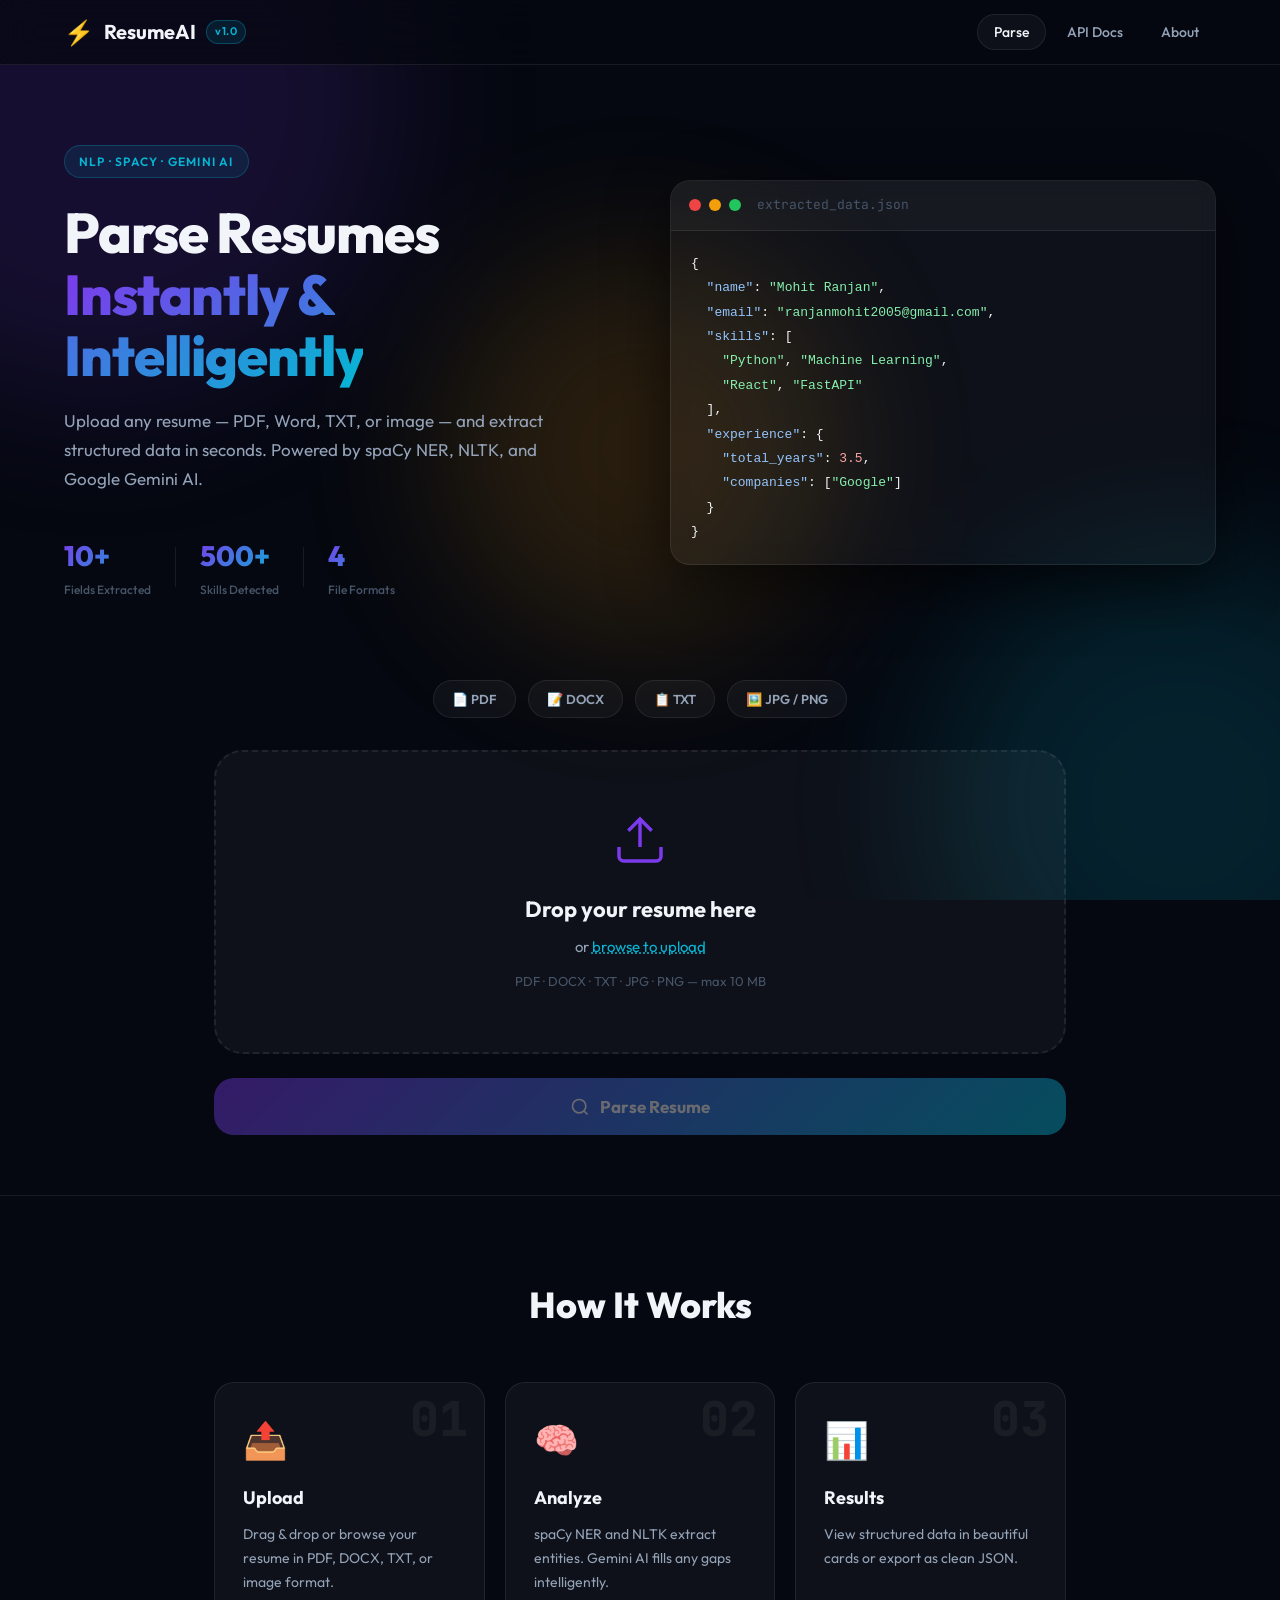
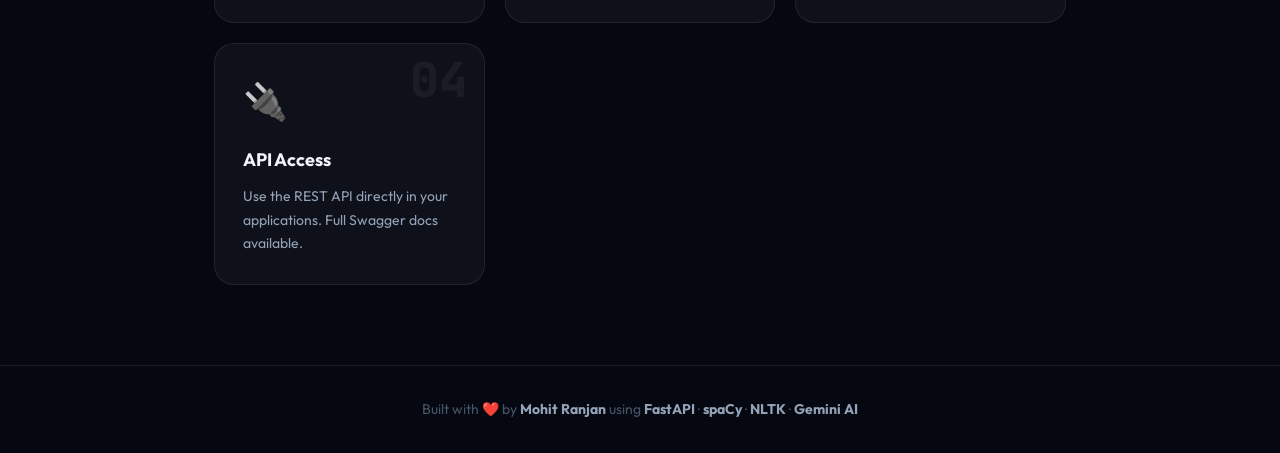
<file: frontend/index.html>
<!DOCTYPE html>
<html lang="en">
<head>
  <meta charset="UTF-8" />
  <meta name="viewport" content="width=device-width, initial-scale=1.0" />
  <title>ResumeAI — Intelligent Resume Parser</title>
  <meta name="description" content="AI-powered resume parser that extracts name, email, skills, education, and work experience from PDF, DOCX, TXT, and image files." />
  <link rel="preconnect" href="https://fonts.googleapis.com" />
  <link rel="preconnect" href="https://fonts.gstatic.com" crossorigin />
  <link href="https://fonts.googleapis.com/css2?family=Outfit:wght@300;400;500;600;700;800&family=JetBrains+Mono:wght@400;500&display=swap" rel="stylesheet" />
  <link rel="stylesheet" href="style.css" />
</head>
<body>

  <!-- ─── Animated Background ─── -->
  <div class="bg-orbs">
    <div class="orb orb-1"></div>
    <div class="orb orb-2"></div>
    <div class="orb orb-3"></div>
  </div>

  <!-- ─── Header ─── -->
  <header class="header">
    <div class="header-inner">
      <div class="logo">
        <span class="logo-icon">⚡</span>
        <span class="logo-text">ResumeAI</span>
        <span class="logo-badge">v1.0</span>
      </div>
      <nav class="nav-pills">
        <a href="#upload-section" class="nav-pill active">Parse</a>
        <a href="http://localhost:8000/docs" target="_blank" class="nav-pill">API Docs</a>
        <a href="#about" class="nav-pill">About</a>
      </nav>
      <div id="gemini-badge" class="gemini-badge hidden">
        <span class="gemini-dot"></span>
        Gemini AI Active
      </div>
    </div>
  </header>

  <!-- ─── Hero ─── -->
  <section class="hero">
    <div class="hero-content">
      <div class="hero-tag">NLP · spaCy · Gemini AI</div>
      <h1 class="hero-title">
        Parse Resumes<br />
        <span class="gradient-text">Instantly & Intelligently</span>
      </h1>
      <p class="hero-desc">
        Upload any resume — PDF, Word, TXT, or image — and extract structured data in seconds.
        Powered by spaCy NER, NLTK, and Google Gemini AI.
      </p>
      <div class="hero-stats">
        <div class="stat"><span class="stat-num">10+</span><span class="stat-label">Fields Extracted</span></div>
        <div class="stat-divider"></div>
        <div class="stat"><span class="stat-num">500+</span><span class="stat-label">Skills Detected</span></div>
        <div class="stat-divider"></div>
        <div class="stat"><span class="stat-num">4</span><span class="stat-label">File Formats</span></div>
      </div>
    </div>
    <div class="hero-visual">
      <div class="code-card">
        <div class="code-card-header">
          <span class="dot red"></span><span class="dot yellow"></span><span class="dot green"></span>
          <span class="code-card-title">extracted_data.json</span>
        </div>
        <pre class="code-preview"><code id="hero-code">{
  <span class="json-key">"name"</span>: <span class="json-str">"Mohit Ranjan"</span>,
  <span class="json-key">"email"</span>: <span class="json-str">"ranjanmohit2005@gmail.com"</span>,
  <span class="json-key">"skills"</span>: [
    <span class="json-str">"Python"</span>, <span class="json-str">"Machine Learning"</span>,
    <span class="json-str">"React"</span>, <span class="json-str">"FastAPI"</span>
  ],
  <span class="json-key">"experience"</span>: {
    <span class="json-key">"total_years"</span>: <span class="json-num">3.5</span>,
    <span class="json-key">"companies"</span>: [<span class="json-str">"Google"</span>]
  }
}</code></pre>
      </div>
    </div>
  </section>

  <!-- ─── Upload Section ─── -->
  <section id="upload-section" class="upload-section">
    <div class="section-container">

      <!-- Format Badges -->
      <div class="format-badges">
        <div class="format-badge">📄 PDF</div>
        <div class="format-badge">📝 DOCX</div>
        <div class="format-badge">📋 TXT</div>
        <div class="format-badge">🖼️ JPG / PNG</div>
      </div>

      <!-- Drop Zone -->
      <div id="drop-zone" class="drop-zone" role="button" tabindex="0" aria-label="Upload resume file">
        <div class="drop-zone-inner">
          <div class="drop-icon">
            <svg width="56" height="56" viewBox="0 0 24 24" fill="none" stroke="currentColor" stroke-width="1.5">
              <path d="M21 15v4a2 2 0 0 1-2 2H5a2 2 0 0 1-2-2v-4"/>
              <polyline points="17 8 12 3 7 8"/>
              <line x1="12" y1="3" x2="12" y2="15"/>
            </svg>
          </div>
          <p class="drop-title">Drop your resume here</p>
          <p class="drop-subtitle">or <span class="drop-link" id="browse-trigger">browse to upload</span></p>
          <p class="drop-hint">PDF · DOCX · TXT · JPG · PNG — max 10 MB</p>
        </div>
        <input type="file" id="file-input" accept=".pdf,.docx,.txt,.jpg,.jpeg,.png,.bmp,.tiff" hidden />
      </div>

      <!-- Selected file info -->
      <div id="file-info" class="file-info hidden">
        <div class="file-info-icon">📎</div>
        <div class="file-info-details">
          <span id="file-name" class="file-name"></span>
          <span id="file-size" class="file-size"></span>
        </div>
        <button id="remove-file" class="remove-btn" aria-label="Remove file">✕</button>
      </div>

      <!-- Parse Button -->
      <button id="parse-btn" class="parse-btn" disabled>
        <span class="parse-btn-text">
          <svg width="20" height="20" viewBox="0 0 24 24" fill="none" stroke="currentColor" stroke-width="2">
            <circle cx="11" cy="11" r="8"/><path d="m21 21-4.35-4.35"/>
          </svg>
          Parse Resume
        </span>
        <span class="parse-btn-loader hidden">
          <span class="spinner"></span>
          Parsing…
        </span>
      </button>

    </div>
  </section>

  <!-- ─── Results Section ─── -->
  <section id="results-section" class="results-section hidden">
    <div class="section-container">

      <div class="results-header">
        <h2 class="results-title">
          <span class="title-icon">✨</span>
          Extracted Data
          <span id="gemini-tag" class="gemini-result-tag hidden">Gemini Enhanced</span>
        </h2>
        <div class="results-actions">
          <button id="copy-btn" class="action-btn secondary-btn">
            <svg width="16" height="16" viewBox="0 0 24 24" fill="none" stroke="currentColor" stroke-width="2">
              <rect x="9" y="9" width="13" height="13" rx="2" ry="2"/>
              <path d="M5 15H4a2 2 0 0 1-2-2V4a2 2 0 0 1 2-2h9a2 2 0 0 1 2 2v1"/>
            </svg>
            Copy JSON
          </button>
          <button id="download-btn" class="action-btn primary-btn">
            <svg width="16" height="16" viewBox="0 0 24 24" fill="none" stroke="currentColor" stroke-width="2">
              <path d="M21 15v4a2 2 0 0 1-2 2H5a2 2 0 0 1-2-2v-4"/>
              <polyline points="7 10 12 15 17 10"/><line x1="12" y1="15" x2="12" y2="3"/>
            </svg>
            Download JSON
          </button>
        </div>
      </div>

      <!-- Summary Cards Row -->
      <div class="summary-cards" id="summary-cards"></div>

      <!-- Detail Grid -->
      <div class="details-grid" id="details-grid"></div>

      <!-- Raw JSON Viewer -->
      <div class="json-viewer-section">
        <button class="json-toggle" id="json-toggle">
          <svg width="16" height="16" viewBox="0 0 24 24" fill="none" stroke="currentColor" stroke-width="2">
            <polyline points="16 18 22 12 16 6"/><polyline points="8 6 2 12 8 18"/>
          </svg>
          View Raw JSON
          <span class="toggle-arrow" id="toggle-arrow">▼</span>
        </button>
        <div class="json-viewer hidden" id="json-viewer">
          <pre id="json-output"></pre>
        </div>
      </div>

      <!-- Parse Another -->
      <div class="parse-again-container">
        <button id="parse-again-btn" class="parse-again-btn">
          ↩ Parse Another Resume
        </button>
      </div>

    </div>
  </section>

  <!-- ─── Error Toast ─── -->
  <div id="error-toast" class="error-toast hidden">
    <span class="toast-icon">⚠️</span>
    <span id="error-message"></span>
    <button id="close-toast" class="close-toast">✕</button>
  </div>

  <!-- ─── About Section ─── -->
  <section id="about" class="about-section">
    <div class="section-container">
      <h2 class="about-title">How It Works</h2>
      <div class="steps-grid">
        <div class="step-card">
          <div class="step-num">01</div>
          <div class="step-icon">📤</div>
          <h3>Upload</h3>
          <p>Drag & drop or browse your resume in PDF, DOCX, TXT, or image format.</p>
        </div>
        <div class="step-card">
          <div class="step-num">02</div>
          <div class="step-icon">🧠</div>
          <h3>Analyze</h3>
          <p>spaCy NER and NLTK extract entities. Gemini AI fills any gaps intelligently.</p>
        </div>
        <div class="step-card">
          <div class="step-num">03</div>
          <div class="step-icon">📊</div>
          <h3>Results</h3>
          <p>View structured data in beautiful cards or export as clean JSON.</p>
        </div>
        <div class="step-card">
          <div class="step-num">04</div>
          <div class="step-icon">🔌</div>
          <h3>API Access</h3>
          <p>Use the REST API directly in your applications. Full Swagger docs available.</p>
        </div>
      </div>
    </div>
  </section>

  <!-- ─── Footer ─── -->
  <footer class="footer">
    <p>Built with ❤️ by <strong>Mohit Ranjan</strong> using <strong>FastAPI</strong> · <strong>spaCy</strong> · <strong>NLTK</strong> · <strong>Gemini AI</strong></p>
  </footer>

  <script src="app.js"></script>
</body>
</html>
</file>
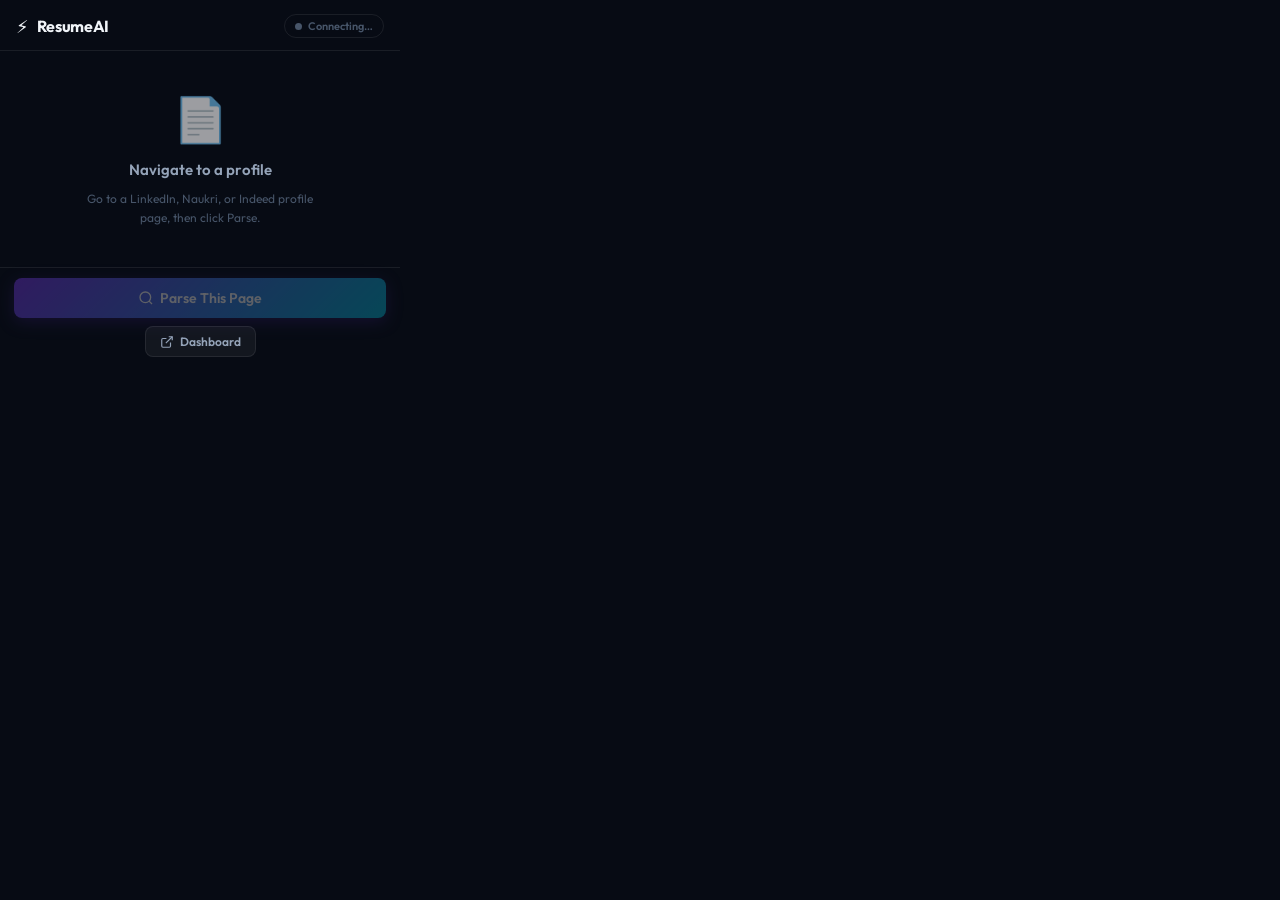
<file: extension/popup/popup.html>
<!DOCTYPE html>
<html lang="en">
<head>
  <meta charset="UTF-8" />
  <meta name="viewport" content="width=device-width, initial-scale=1.0" />
  <title>ResumeAI</title>
  <link rel="preconnect" href="https://fonts.googleapis.com" />
  <link href="https://fonts.googleapis.com/css2?family=Outfit:wght@300;400;500;600;700;800&display=swap" rel="stylesheet" />
  <link rel="stylesheet" href="popup.css" />
</head>
<body>

  <!-- ─── Header ─── -->
  <header class="header">
    <div class="logo">
      <span class="logo-icon">⚡</span>
      <span class="logo-text">ResumeAI</span>
    </div>
    <div id="server-status" class="status-pill status-checking">
      <span class="status-dot"></span>
      <span id="status-label">Connecting…</span>
    </div>
  </header>

  <!-- ─── Site Banner ─── -->
  <div id="site-banner" class="site-banner hidden">
    <span id="site-icon">🌐</span>
    <span id="site-name">Generic Page</span>
    <span class="site-badge">Detected</span>
  </div>

  <!-- ─── Idle State ─── -->
  <div id="idle-state" class="idle-state">
    <div class="idle-icon">📄</div>
    <p class="idle-title">Navigate to a profile</p>
    <p class="idle-desc">Go to a LinkedIn, Naukri, or Indeed profile page, then click Parse.</p>
  </div>

  <!-- ─── Results ─── -->
  <div id="results-state" class="results-state hidden">

    <!-- Summary row -->
    <div class="summary-row" id="summary-row"></div>

    <!-- Skills -->
    <div class="section">
      <div class="section-header">
        <span class="section-icon">🛠️</span>
        <span class="section-title">Skills</span>
        <span id="skills-count" class="section-badge">0</span>
      </div>
      <div id="skills-chips" class="chips-container"></div>
    </div>

    <!-- Education -->
    <div class="section" id="edu-section">
      <div class="section-header">
        <span class="section-icon">🎓</span>
        <span class="section-title">Education</span>
      </div>
      <div id="edu-list" class="list-container"></div>
    </div>

    <!-- Experience -->
    <div class="section" id="exp-section">
      <div class="section-header">
        <span class="section-icon">💼</span>
        <span class="section-title">Experience</span>
        <span id="exp-years" class="section-badge exp-badge"></span>
      </div>
      <div id="exp-list" class="list-container"></div>
    </div>

    <!-- Links -->
    <div class="section" id="links-section">
      <div class="section-header">
        <span class="section-icon">🔗</span>
        <span class="section-title">Links</span>
      </div>
      <div id="links-list" class="links-container"></div>
    </div>

    <!-- Certifications -->
    <div class="section" id="cert-section">
      <div class="section-header">
        <span class="section-icon">🏆</span>
        <span class="section-title">Certifications</span>
      </div>
      <div id="cert-list" class="cert-container"></div>
    </div>

  </div>

  <!-- ─── Loading Overlay ─── -->
  <div id="loading-overlay" class="loading-overlay hidden">
    <div class="loading-content">
      <div class="loading-spinner"></div>
      <p id="loading-text" class="loading-text">Scraping page…</p>
      <p class="loading-sub">Powered by spaCy + NLTK</p>
    </div>
  </div>

  <!-- ─── Error State ─── -->
  <div id="error-banner" class="error-banner hidden">
    <span class="error-icon">⚠️</span>
    <span id="error-text"></span>
  </div>

  <!-- ─── Footer Actions ─── -->
  <footer class="footer">
    <button id="parse-btn" class="btn btn-primary" disabled>
      <svg width="16" height="16" viewBox="0 0 24 24" fill="none" stroke="currentColor" stroke-width="2">
        <circle cx="11" cy="11" r="8"/><path d="m21 21-4.35-4.35"/>
      </svg>
      Parse This Page
    </button>
    <div class="footer-secondary">
      <button id="copy-btn" class="btn btn-ghost hidden" title="Copy JSON">
        <svg width="14" height="14" viewBox="0 0 24 24" fill="none" stroke="currentColor" stroke-width="2">
          <rect x="9" y="9" width="13" height="13" rx="2"/><path d="M5 15H4a2 2 0 0 1-2-2V4a2 2 0 0 1 2-2h9a2 2 0 0 1 2 2v1"/>
        </svg>
        Copy JSON
      </button>
      <button id="dashboard-btn" class="btn btn-ghost" title="Open Dashboard">
        <svg width="14" height="14" viewBox="0 0 24 24" fill="none" stroke="currentColor" stroke-width="2">
          <path d="M18 13v6a2 2 0 0 1-2 2H5a2 2 0 0 1-2-2V8a2 2 0 0 1 2-2h6"/>
          <polyline points="15 3 21 3 21 9"/><line x1="10" y1="14" x2="21" y2="3"/>
        </svg>
        Dashboard
      </button>
      <button id="reset-btn" class="btn btn-ghost hidden">↩ Reset</button>
    </div>
  </footer>

  <script src="popup.js"></script>
</body>
</html>
</file>
<file: frontend/style.css>
/* =========================================================
   ResumeAI — Glassmorphism Dark Theme
   ========================================================= */

/* ─── Reset & Base ─── */
*, *::before, *::after { box-sizing: border-box; margin: 0; padding: 0; }

:root {
  --bg:          #050810;
  --bg-card:     rgba(255,255,255,0.04);
  --bg-card-h:   rgba(255,255,255,0.07);
  --border:      rgba(255,255,255,0.08);
  --border-h:    rgba(255,255,255,0.15);

  --accent-1:    #7c3aed;   /* violet */
  --accent-2:    #06b6d4;   /* cyan */
  --accent-3:    #f59e0b;   /* amber */
  --accent-grad: linear-gradient(135deg, #7c3aed 0%, #06b6d4 100%);

  --text-primary:   #f1f5f9;
  --text-secondary: #94a3b8;
  --text-muted:     #475569;

  --font:  'Outfit', sans-serif;
  --mono:  'JetBrains Mono', monospace;

  --radius:    12px;
  --radius-lg: 20px;
  --radius-xl: 28px;

  --shadow:    0 8px 32px rgba(0,0,0,0.4);
  --shadow-lg: 0 20px 60px rgba(0,0,0,0.6);

  --transition: 0.25s cubic-bezier(0.4,0,0.2,1);
}

html { scroll-behavior: smooth; }

body {
  font-family: var(--font);
  background: var(--bg);
  color: var(--text-primary);
  min-height: 100vh;
  overflow-x: hidden;
  line-height: 1.6;
}

/* ─── Animated Orbs ─── */
.bg-orbs {
  position: fixed;
  inset: 0;
  pointer-events: none;
  z-index: 0;
  overflow: hidden;
}

.orb {
  position: absolute;
  border-radius: 50%;
  filter: blur(80px);
  opacity: 0.15;
  animation: float 12s ease-in-out infinite;
}
.orb-1 { width: 600px; height: 600px; background: #7c3aed; top: -200px; left: -200px; animation-delay: 0s; }
.orb-2 { width: 500px; height: 500px; background: #06b6d4; bottom: -150px; right: -150px; animation-delay: 4s; }
.orb-3 { width: 400px; height: 400px; background: #f59e0b; top: 50%; left: 50%; transform: translate(-50%,-50%); animation-delay: 8s; }

@keyframes float {
  0%, 100% { transform: translate(0,0) scale(1); }
  33%       { transform: translate(30px,-30px) scale(1.05); }
  66%       { transform: translate(-20px,20px) scale(0.95); }
}

/* ─── Header ─── */
.header {
  position: sticky;
  top: 0;
  z-index: 100;
  backdrop-filter: blur(20px);
  -webkit-backdrop-filter: blur(20px);
  background: rgba(5,8,16,0.7);
  border-bottom: 1px solid var(--border);
}

.header-inner {
  max-width: 1200px;
  margin: 0 auto;
  padding: 0 24px;
  height: 64px;
  display: flex;
  align-items: center;
  gap: 24px;
}

.logo {
  display: flex;
  align-items: center;
  gap: 10px;
  text-decoration: none;
}
.logo-icon { font-size: 24px; }
.logo-text  { font-size: 20px; font-weight: 700; color: var(--text-primary); }
.logo-badge {
  font-size: 11px;
  font-weight: 600;
  color: var(--accent-2);
  background: rgba(6,182,212,0.12);
  border: 1px solid rgba(6,182,212,0.3);
  padding: 2px 8px;
  border-radius: 100px;
  letter-spacing: 0.05em;
}

.nav-pills { display: flex; gap: 4px; margin-left: auto; }
.nav-pill {
  padding: 6px 16px;
  border-radius: 100px;
  font-size: 14px;
  font-weight: 500;
  color: var(--text-secondary);
  text-decoration: none;
  transition: var(--transition);
  border: 1px solid transparent;
}
.nav-pill:hover, .nav-pill.active {
  color: var(--text-primary);
  background: var(--bg-card);
  border-color: var(--border);
}

.gemini-badge {
  display: flex;
  align-items: center;
  gap: 8px;
  font-size: 13px;
  font-weight: 500;
  color: #a78bfa;
  background: rgba(124,58,237,0.15);
  border: 1px solid rgba(124,58,237,0.3);
  padding: 6px 14px;
  border-radius: 100px;
}
.gemini-dot {
  width: 8px; height: 8px;
  background: #a78bfa;
  border-radius: 50%;
  animation: pulse 2s infinite;
}
@keyframes pulse {
  0%,100% { opacity: 1; transform: scale(1); }
  50%      { opacity: 0.5; transform: scale(0.8); }
}

/* ─── Hero ─── */
.hero {
  position: relative;
  z-index: 1;
  max-width: 1200px;
  margin: 0 auto;
  padding: 80px 24px 60px;
  display: grid;
  grid-template-columns: 1fr 1fr;
  gap: 60px;
  align-items: center;
}

@media (max-width: 768px) {
  .hero { grid-template-columns: 1fr; padding: 48px 20px 40px; }
  .hero-visual { display: none; }
}

.hero-tag {
  display: inline-block;
  font-size: 12px;
  font-weight: 600;
  letter-spacing: 0.1em;
  text-transform: uppercase;
  color: var(--accent-2);
  background: rgba(6,182,212,0.1);
  border: 1px solid rgba(6,182,212,0.25);
  padding: 6px 14px;
  border-radius: 100px;
  margin-bottom: 24px;
}

.hero-title {
  font-size: clamp(36px, 5vw, 56px);
  font-weight: 800;
  line-height: 1.1;
  margin-bottom: 20px;
  letter-spacing: -0.02em;
}

.gradient-text {
  background: var(--accent-grad);
  -webkit-background-clip: text;
  -webkit-text-fill-color: transparent;
  background-clip: text;
}

.hero-desc {
  font-size: 17px;
  color: var(--text-secondary);
  line-height: 1.7;
  margin-bottom: 40px;
  max-width: 480px;
}

.hero-stats {
  display: flex;
  align-items: center;
  gap: 24px;
}
.stat { display: flex; flex-direction: column; gap: 2px; }
.stat-num { font-size: 28px; font-weight: 800; background: var(--accent-grad); -webkit-background-clip: text; -webkit-text-fill-color: transparent; background-clip: text; }
.stat-label { font-size: 12px; color: var(--text-muted); font-weight: 500; }
.stat-divider { width: 1px; height: 40px; background: var(--border); }

/* ─── Code Card ─── */
.code-card {
  background: rgba(255,255,255,0.04);
  border: 1px solid var(--border);
  border-radius: var(--radius-lg);
  overflow: hidden;
  backdrop-filter: blur(10px);
  box-shadow: var(--shadow-lg);
  animation: float-card 6s ease-in-out infinite;
}
@keyframes float-card {
  0%,100% { transform: translateY(0); }
  50%      { transform: translateY(-10px); }
}

.code-card-header {
  display: flex;
  align-items: center;
  gap: 8px;
  padding: 14px 18px;
  background: rgba(255,255,255,0.03);
  border-bottom: 1px solid var(--border);
}
.dot { width: 12px; height: 12px; border-radius: 50%; }
.dot.red    { background: #ef4444; }
.dot.yellow { background: #f59e0b; }
.dot.green  { background: #22c55e; }
.code-card-title { font-size: 13px; color: var(--text-muted); font-family: var(--mono); margin-left: 8px; }

.code-preview {
  padding: 20px;
  font-family: var(--mono);
  font-size: 13px;
  line-height: 1.8;
  overflow: auto;
}
.json-key  { color: #93c5fd; }
.json-str  { color: #86efac; }
.json-num  { color: #fca5a5; }

/* ─── Section Container ─── */
.section-container {
  position: relative;
  z-index: 1;
  max-width: 900px;
  margin: 0 auto;
  padding: 0 24px;
}

/* ─── Format Badges ─── */
.upload-section {
  padding: 20px 0 60px;
}

.format-badges {
  display: flex;
  gap: 12px;
  justify-content: center;
  flex-wrap: wrap;
  margin-bottom: 32px;
}

.format-badge {
  font-size: 13px;
  font-weight: 600;
  color: var(--text-secondary);
  background: var(--bg-card);
  border: 1px solid var(--border);
  padding: 8px 18px;
  border-radius: 100px;
  transition: var(--transition);
}
.format-badge:hover {
  color: var(--text-primary);
  border-color: var(--border-h);
  background: var(--bg-card-h);
}

/* ─── Drop Zone ─── */
.drop-zone {
  border: 2px dashed var(--border);
  border-radius: var(--radius-xl);
  padding: 60px 40px;
  text-align: center;
  cursor: pointer;
  transition: var(--transition);
  background: var(--bg-card);
  position: relative;
  overflow: hidden;
}

.drop-zone::before {
  content: '';
  position: absolute;
  inset: 0;
  background: var(--accent-grad);
  opacity: 0;
  transition: var(--transition);
}

.drop-zone:hover, .drop-zone.drag-over {
  border-color: var(--accent-1);
  background: rgba(124,58,237,0.06);
}
.drop-zone.drag-over::before { opacity: 0.05; }
.drop-zone:focus { outline: 2px solid var(--accent-1); outline-offset: 4px; }

.drop-zone-inner { position: relative; z-index: 1; }

.drop-icon {
  color: var(--accent-1);
  margin-bottom: 16px;
  display: inline-block;
  transition: var(--transition);
}
.drop-zone:hover .drop-icon, .drop-zone.drag-over .drop-icon {
  transform: translateY(-8px);
  color: var(--accent-2);
}

.drop-title  { font-size: 22px; font-weight: 700; margin-bottom: 8px; }
.drop-subtitle { font-size: 15px; color: var(--text-secondary); margin-bottom: 12px; }
.drop-link {
  color: var(--accent-2);
  cursor: pointer;
  text-decoration: underline;
  text-decoration-style: dotted;
}
.drop-hint { font-size: 13px; color: var(--text-muted); }

/* ─── File Info ─── */
.file-info {
  display: flex;
  align-items: center;
  gap: 14px;
  margin-top: 20px;
  padding: 16px 20px;
  background: var(--bg-card);
  border: 1px solid var(--border);
  border-radius: var(--radius);
  animation: slide-up 0.3s ease;
}
.file-info-icon { font-size: 28px; }
.file-info-details { display: flex; flex-direction: column; gap: 2px; flex: 1; }
.file-name { font-weight: 600; font-size: 15px; }
.file-size { font-size: 12px; color: var(--text-muted); font-family: var(--mono); }
.remove-btn {
  background: none;
  border: 1px solid var(--border);
  color: var(--text-secondary);
  cursor: pointer;
  padding: 6px 10px;
  border-radius: 8px;
  font-size: 14px;
  transition: var(--transition);
}
.remove-btn:hover { background: rgba(239,68,68,0.15); border-color: rgba(239,68,68,0.4); color: #f87171; }

/* ─── Parse Button ─── */
.parse-btn {
  width: 100%;
  margin-top: 24px;
  padding: 18px 32px;
  font-family: var(--font);
  font-size: 17px;
  font-weight: 700;
  border: none;
  border-radius: var(--radius-lg);
  cursor: pointer;
  background: var(--accent-grad);
  color: #fff;
  position: relative;
  overflow: hidden;
  transition: var(--transition);
  box-shadow: 0 8px 24px rgba(124,58,237,0.35);
}
.parse-btn::before {
  content: '';
  position: absolute;
  inset: 0;
  background: linear-gradient(135deg, rgba(255,255,255,0.15), transparent);
  opacity: 0;
  transition: var(--transition);
}
.parse-btn:hover:not(:disabled)::before { opacity: 1; }
.parse-btn:hover:not(:disabled) { transform: translateY(-2px); box-shadow: 0 16px 40px rgba(124,58,237,0.5); }
.parse-btn:active:not(:disabled) { transform: translateY(0); }
.parse-btn:disabled { opacity: 0.4; cursor: not-allowed; transform: none; box-shadow: none; }

.parse-btn-text, .parse-btn-loader {
  display: flex;
  align-items: center;
  justify-content: center;
  gap: 10px;
}

/* ─── Spinner ─── */
.spinner {
  width: 20px; height: 20px;
  border: 2.5px solid rgba(255,255,255,0.3);
  border-top-color: #fff;
  border-radius: 50%;
  animation: spin 0.8s linear infinite;
  display: inline-block;
}
@keyframes spin { to { transform: rotate(360deg); } }

/* ─── Results ─── */
.results-section {
  padding: 20px 0 60px;
  animation: fade-in 0.5s ease;
}

@keyframes fade-in {
  from { opacity: 0; transform: translateY(20px); }
  to   { opacity: 1; transform: translateY(0); }
}

.results-header {
  display: flex;
  align-items: center;
  gap: 16px;
  margin-bottom: 32px;
  flex-wrap: wrap;
}
.results-title {
  font-size: 28px;
  font-weight: 800;
  display: flex;
  align-items: center;
  gap: 12px;
  flex: 1;
}
.title-icon { font-size: 28px; }

.gemini-result-tag {
  font-size: 12px;
  font-weight: 600;
  color: #a78bfa;
  background: rgba(124,58,237,0.15);
  border: 1px solid rgba(124,58,237,0.3);
  padding: 4px 12px;
  border-radius: 100px;
}

.results-actions { display: flex; gap: 10px; }

.action-btn {
  display: flex;
  align-items: center;
  gap: 8px;
  padding: 10px 20px;
  font-family: var(--font);
  font-size: 14px;
  font-weight: 600;
  border-radius: var(--radius);
  cursor: pointer;
  border: 1px solid var(--border);
  transition: var(--transition);
}
.secondary-btn { background: var(--bg-card); color: var(--text-secondary); }
.secondary-btn:hover { background: var(--bg-card-h); color: var(--text-primary); border-color: var(--border-h); }
.primary-btn { background: var(--accent-grad); color: #fff; border-color: transparent; box-shadow: 0 4px 16px rgba(124,58,237,0.3); }
.primary-btn:hover { transform: translateY(-1px); box-shadow: 0 8px 24px rgba(124,58,237,0.4); }

/* ─── Summary Cards ─── */
.summary-cards {
  display: grid;
  grid-template-columns: repeat(auto-fit, minmax(180px, 1fr));
  gap: 16px;
  margin-bottom: 28px;
}

.summary-card {
  background: var(--bg-card);
  border: 1px solid var(--border);
  border-radius: var(--radius-lg);
  padding: 20px;
  display: flex;
  flex-direction: column;
  gap: 8px;
  transition: var(--transition);
  animation: slide-up 0.4s ease both;
}
.summary-card:hover {
  background: var(--bg-card-h);
  border-color: var(--border-h);
  transform: translateY(-2px);
}
.summary-card-icon { font-size: 28px; }
.summary-card-label { font-size: 12px; color: var(--text-muted); font-weight: 600; text-transform: uppercase; letter-spacing: 0.08em; }
.summary-card-value { font-size: 18px; font-weight: 700; color: var(--text-primary); word-break: break-word; }
.summary-card-value.na { color: var(--text-muted); font-style: italic; font-size: 14px; }

/* ─── Details Grid ─── */
.details-grid {
  display: grid;
  grid-template-columns: 1fr 1fr;
  gap: 20px;
  margin-bottom: 28px;
}

@media (max-width: 640px) {
  .details-grid { grid-template-columns: 1fr; }
}

.detail-card {
  background: var(--bg-card);
  border: 1px solid var(--border);
  border-radius: var(--radius-lg);
  padding: 24px;
  transition: var(--transition);
  animation: slide-up 0.4s ease both;
}
.detail-card:hover { border-color: var(--border-h); background: var(--bg-card-h); }
.detail-card.full-width { grid-column: 1 / -1; }

.detail-card-header {
  display: flex;
  align-items: center;
  gap: 10px;
  margin-bottom: 16px;
}
.detail-card-icon { font-size: 20px; }
.detail-card-title { font-size: 14px; font-weight: 700; color: var(--text-secondary); text-transform: uppercase; letter-spacing: 0.08em; }

/* Skills chips */
.skills-container { display: flex; flex-wrap: wrap; gap: 8px; }
.skill-chip {
  font-size: 12px;
  font-weight: 600;
  padding: 5px 12px;
  border-radius: 100px;
  background: rgba(124,58,237,0.12);
  border: 1px solid rgba(124,58,237,0.25);
  color: #c4b5fd;
  transition: var(--transition);
}
.skill-chip:hover { background: rgba(124,58,237,0.2); border-color: rgba(124,58,237,0.5); }

/* Lists */
.detail-list { display: flex; flex-direction: column; gap: 8px; }
.detail-item {
  display: flex;
  align-items: flex-start;
  gap: 10px;
  font-size: 14px;
  color: var(--text-secondary);
  padding: 8px 12px;
  background: rgba(255,255,255,0.02);
  border-radius: 8px;
  border: 1px solid var(--border);
}
.detail-item-dot { color: var(--accent-2); margin-top: 2px; flex-shrink: 0; }
.detail-item-text { flex: 1; }

/* Links */
.link-item {
  display: flex;
  align-items: center;
  gap: 10px;
  padding: 10px 14px;
  background: rgba(255,255,255,0.02);
  border: 1px solid var(--border);
  border-radius: 10px;
  text-decoration: none;
  color: var(--accent-2);
  font-size: 13px;
  font-weight: 500;
  transition: var(--transition);
  margin-bottom: 8px;
  word-break: break-all;
}
.link-item:hover { background: rgba(6,182,212,0.08); border-color: rgba(6,182,212,0.3); }
.link-icon { font-size: 16px; flex-shrink: 0; }

/* Certifications */
.cert-item {
  display: flex;
  align-items: center;
  gap: 10px;
  padding: 10px 14px;
  background: rgba(245,158,11,0.06);
  border: 1px solid rgba(245,158,11,0.2);
  border-radius: 10px;
  font-size: 13px;
  color: #fcd34d;
  margin-bottom: 8px;
}
.cert-icon { font-size: 16px; }

/* Experience total */
.experience-years {
  font-size: 36px;
  font-weight: 800;
  background: var(--accent-grad);
  -webkit-background-clip: text;
  -webkit-text-fill-color: transparent;
  background-clip: text;
  margin-bottom: 4px;
}
.experience-label { font-size: 13px; color: var(--text-muted); }

/* ─── JSON Viewer ─── */
.json-viewer-section { margin-bottom: 28px; }

.json-toggle {
  display: flex;
  align-items: center;
  gap: 10px;
  width: 100%;
  padding: 14px 20px;
  background: var(--bg-card);
  border: 1px solid var(--border);
  border-radius: var(--radius);
  font-family: var(--font);
  font-size: 14px;
  font-weight: 600;
  color: var(--text-secondary);
  cursor: pointer;
  transition: var(--transition);
  text-align: left;
}
.json-toggle:hover { background: var(--bg-card-h); color: var(--text-primary); border-color: var(--border-h); }
.toggle-arrow { margin-left: auto; font-size: 12px; transition: var(--transition); }

.json-viewer {
  margin-top: 8px;
  background: rgba(0,0,0,0.3);
  border: 1px solid var(--border);
  border-radius: var(--radius);
  overflow: auto;
  max-height: 400px;
}
.json-viewer pre {
  padding: 20px;
  font-family: var(--mono);
  font-size: 13px;
  line-height: 1.7;
  color: #86efac;
  white-space: pre;
}

/* ─── Parse Again ─── */
.parse-again-container { text-align: center; }
.parse-again-btn {
  background: none;
  border: 1px solid var(--border);
  color: var(--text-secondary);
  padding: 12px 28px;
  border-radius: var(--radius);
  font-family: var(--font);
  font-size: 15px;
  font-weight: 600;
  cursor: pointer;
  transition: var(--transition);
}
.parse-again-btn:hover { background: var(--bg-card-h); color: var(--text-primary); border-color: var(--border-h); }

/* ─── Error Toast ─── */
.error-toast {
  position: fixed;
  bottom: 28px;
  left: 50%;
  transform: translateX(-50%);
  display: flex;
  align-items: center;
  gap: 12px;
  background: rgba(220,38,38,0.15);
  border: 1px solid rgba(220,38,38,0.4);
  backdrop-filter: blur(20px);
  color: #fca5a5;
  padding: 14px 20px;
  border-radius: var(--radius-lg);
  font-size: 14px;
  font-weight: 500;
  z-index: 1000;
  max-width: 500px;
  width: calc(100vw - 48px);
  animation: slide-up 0.3s ease;
  box-shadow: var(--shadow-lg);
}
.toast-icon { font-size: 18px; flex-shrink: 0; }
.close-toast {
  background: none;
  border: none;
  color: #fca5a5;
  cursor: pointer;
  font-size: 16px;
  margin-left: auto;
  padding: 2px 6px;
  border-radius: 4px;
  flex-shrink: 0;
}
.close-toast:hover { background: rgba(220,38,38,0.2); }

/* ─── About Section ─── */
.about-section {
  position: relative;
  z-index: 1;
  padding: 80px 0;
  border-top: 1px solid var(--border);
}
.about-title {
  font-size: 36px;
  font-weight: 800;
  text-align: center;
  margin-bottom: 48px;
}

.steps-grid {
  display: grid;
  grid-template-columns: repeat(auto-fit, minmax(200px, 1fr));
  gap: 20px;
}

.step-card {
  background: var(--bg-card);
  border: 1px solid var(--border);
  border-radius: var(--radius-lg);
  padding: 28px;
  position: relative;
  transition: var(--transition);
  overflow: hidden;
}
.step-card::before {
  content: '';
  position: absolute;
  top: 0; left: 0; right: 0;
  height: 3px;
  background: var(--accent-grad);
  transform: scaleX(0);
  transform-origin: left;
  transition: var(--transition);
}
.step-card:hover::before { transform: scaleX(1); }
.step-card:hover { transform: translateY(-4px); border-color: var(--border-h); }

.step-num {
  font-size: 48px;
  font-weight: 900;
  color: rgba(255,255,255,0.05);
  position: absolute;
  top: 12px;
  right: 16px;
  line-height: 1;
  font-family: var(--mono);
}
.step-icon { font-size: 36px; margin-bottom: 16px; display: block; }
.step-card h3 { font-size: 18px; font-weight: 700; margin-bottom: 10px; }
.step-card p  { font-size: 14px; color: var(--text-secondary); line-height: 1.7; }

/* ─── Footer ─── */
.footer {
  position: relative;
  z-index: 1;
  text-align: center;
  padding: 32px 24px;
  border-top: 1px solid var(--border);
  color: var(--text-muted);
  font-size: 14px;
}
.footer strong { color: var(--text-secondary); }
.footer-sub { margin-top: 6px; font-size: 13px; }
.footer a { color: var(--accent-2); text-decoration: none; }
.footer a:hover { text-decoration: underline; }

/* ─── Utilities ─── */
.hidden { display: none !important; }

@keyframes slide-up {
  from { opacity: 0; transform: translateY(16px); }
  to   { opacity: 1; transform: translateY(0); }
}

/* Stagger animation for cards */
.summary-card:nth-child(1) { animation-delay: 0.05s; }
.summary-card:nth-child(2) { animation-delay: 0.10s; }
.summary-card:nth-child(3) { animation-delay: 0.15s; }
.summary-card:nth-child(4) { animation-delay: 0.20s; }

.detail-card:nth-child(1) { animation-delay: 0.1s; }
.detail-card:nth-child(2) { animation-delay: 0.15s; }
.detail-card:nth-child(3) { animation-delay: 0.2s; }
.detail-card:nth-child(4) { animation-delay: 0.25s; }
.detail-card:nth-child(5) { animation-delay: 0.3s; }
.detail-card:nth-child(6) { animation-delay: 0.35s; }
</file>
<file: extension/popup/popup.css>
/* =========================================================
   ResumeAI Extension Popup — Dark Glassmorphism Theme
   ========================================================= */

/* ─── Reset & Base ─── */
*, *::before, *::after { box-sizing: border-box; margin: 0; padding: 0; }

:root {
  --bg:          #070b14;
  --bg-card:     rgba(255,255,255,0.05);
  --bg-card-h:   rgba(255,255,255,0.08);
  --border:      rgba(255,255,255,0.08);
  --border-h:    rgba(255,255,255,0.16);

  --accent-1:    #7c3aed;
  --accent-2:    #06b6d4;
  --accent-3:    #f59e0b;
  --grad:        linear-gradient(135deg, #7c3aed 0%, #06b6d4 100%);

  --text-1:  #f1f5f9;
  --text-2:  #94a3b8;
  --text-3:  #475569;

  --font:    'Outfit', system-ui, sans-serif;
  --radius:  10px;
  --trans:   0.2s cubic-bezier(0.4,0,0.2,1);
}

body {
  width: 400px;
  min-height: 200px;
  max-height: 580px;
  font-family: var(--font);
  background: var(--bg);
  color: var(--text-1);
  overflow-y: auto;
  overflow-x: hidden;
  font-size: 14px;
}

/* scrollbar */
body::-webkit-scrollbar { width: 4px; }
body::-webkit-scrollbar-track { background: transparent; }
body::-webkit-scrollbar-thumb { background: rgba(255,255,255,0.1); border-radius: 4px; }

/* ─── Header ─── */
.header {
  display: flex;
  align-items: center;
  justify-content: space-between;
  padding: 14px 16px 12px;
  border-bottom: 1px solid var(--border);
  position: sticky;
  top: 0;
  background: var(--bg);
  z-index: 10;
}

.logo {
  display: flex;
  align-items: center;
  gap: 8px;
}
.logo-icon { font-size: 18px; }
.logo-text  { font-size: 16px; font-weight: 700; letter-spacing: -0.02em; }

/* Status pill */
.status-pill {
  display: flex;
  align-items: center;
  gap: 6px;
  padding: 4px 10px;
  border-radius: 100px;
  font-size: 11px;
  font-weight: 600;
  border: 1px solid;
  transition: var(--trans);
}
.status-dot {
  width: 7px; height: 7px;
  border-radius: 50%;
}
.status-checking { color: var(--text-3); border-color: var(--border); }
.status-checking .status-dot { background: var(--text-3); }
.status-online { color: #4ade80; border-color: rgba(74,222,128,0.3); background: rgba(74,222,128,0.06); }
.status-online .status-dot { background: #4ade80; animation: pulse-dot 2s infinite; }
.status-offline { color: #f87171; border-color: rgba(248,113,113,0.3); background: rgba(248,113,113,0.06); }
.status-offline .status-dot { background: #f87171; }

@keyframes pulse-dot {
  0%,100% { opacity: 1; transform: scale(1); }
  50%      { opacity: 0.4; transform: scale(0.7); }
}

/* ─── Site Banner ─── */
.site-banner {
  display: flex;
  align-items: center;
  gap: 10px;
  padding: 10px 16px;
  background: rgba(124,58,237,0.08);
  border-bottom: 1px solid rgba(124,58,237,0.2);
  font-size: 13px;
  font-weight: 600;
}
.site-badge {
  margin-left: auto;
  font-size: 10px;
  font-weight: 700;
  color: var(--accent-2);
  background: rgba(6,182,212,0.12);
  border: 1px solid rgba(6,182,212,0.3);
  padding: 2px 8px;
  border-radius: 100px;
  letter-spacing: 0.06em;
  text-transform: uppercase;
}

/* ─── Idle State ─── */
.idle-state {
  display: flex;
  flex-direction: column;
  align-items: center;
  justify-content: center;
  padding: 40px 24px;
  text-align: center;
  gap: 10px;
}
.idle-icon  { font-size: 44px; margin-bottom: 4px; opacity: 0.6; }
.idle-title { font-size: 15px; font-weight: 600; color: var(--text-2); }
.idle-desc  { font-size: 12px; color: var(--text-3); line-height: 1.6; max-width: 240px; }

/* ─── Results ─── */
.results-state { padding: 12px 14px; display: flex; flex-direction: column; gap: 12px; }

/* Summary row */
.summary-row { display: grid; grid-template-columns: 1fr 1fr; gap: 8px; }
.summary-card {
  background: var(--bg-card);
  border: 1px solid var(--border);
  border-radius: var(--radius);
  padding: 12px;
  transition: var(--trans);
}
.summary-card:hover { background: var(--bg-card-h); }
.sc-icon  { font-size: 18px; margin-bottom: 4px; }
.sc-label { font-size: 10px; color: var(--text-3); font-weight: 600; text-transform: uppercase; letter-spacing: 0.08em; margin-bottom: 2px; }
.sc-value { font-size: 13px; font-weight: 600; color: var(--text-1); word-break: break-word; }
.sc-value.na { color: var(--text-3); font-style: italic; font-size: 12px; }

/* Sections */
.section {
  background: var(--bg-card);
  border: 1px solid var(--border);
  border-radius: var(--radius);
  padding: 12px;
}
.section-header {
  display: flex;
  align-items: center;
  gap: 8px;
  margin-bottom: 10px;
}
.section-icon  { font-size: 15px; }
.section-title { font-size: 12px; font-weight: 700; color: var(--text-2); text-transform: uppercase; letter-spacing: 0.08em; flex: 1; }
.section-badge {
  font-size: 10px;
  font-weight: 700;
  color: var(--accent-2);
  background: rgba(6,182,212,0.1);
  border: 1px solid rgba(6,182,212,0.25);
  padding: 2px 7px;
  border-radius: 100px;
}
.exp-badge { background: rgba(124,58,237,0.1); border-color: rgba(124,58,237,0.25); color: #a78bfa; }

/* Skills chips */
.chips-container { display: flex; flex-wrap: wrap; gap: 5px; }
.chip {
  font-size: 11px;
  font-weight: 600;
  padding: 3px 10px;
  border-radius: 100px;
  background: rgba(124,58,237,0.12);
  border: 1px solid rgba(124,58,237,0.25);
  color: #c4b5fd;
  transition: var(--trans);
}
.chip:hover { background: rgba(124,58,237,0.22); }

/* Lists */
.list-container { display: flex; flex-direction: column; gap: 5px; }
.list-item {
  display: flex;
  align-items: flex-start;
  gap: 8px;
  font-size: 12px;
  color: var(--text-2);
  padding: 6px 8px;
  background: rgba(255,255,255,0.02);
  border: 1px solid var(--border);
  border-radius: 7px;
}
.list-dot { color: var(--accent-2); flex-shrink: 0; margin-top: 1px; }

/* Links */
.links-container { display: flex; flex-direction: column; gap: 5px; }
.link-item {
  display: flex;
  align-items: center;
  gap: 8px;
  padding: 7px 10px;
  background: rgba(6,182,212,0.05);
  border: 1px solid rgba(6,182,212,0.15);
  border-radius: 7px;
  text-decoration: none;
  color: var(--accent-2);
  font-size: 12px;
  font-weight: 500;
  cursor: pointer;
  transition: var(--trans);
}
.link-item:hover { background: rgba(6,182,212,0.1); border-color: rgba(6,182,212,0.3); }
.link-icon { font-size: 14px; flex-shrink: 0; }
.link-text { overflow: hidden; text-overflow: ellipsis; white-space: nowrap; flex: 1; }

/* Certifications */
.cert-container { display: flex; flex-direction: column; gap: 5px; }
.cert-item {
  display: flex;
  align-items: center;
  gap: 8px;
  padding: 7px 10px;
  background: rgba(245,158,11,0.06);
  border: 1px solid rgba(245,158,11,0.2);
  border-radius: 7px;
  font-size: 12px;
  color: #fcd34d;
}

/* ─── Loading Overlay ─── */
.loading-overlay {
  position: fixed;
  inset: 0;
  background: rgba(7,11,20,0.88);
  backdrop-filter: blur(8px);
  display: flex;
  align-items: center;
  justify-content: center;
  z-index: 50;
}
.loading-content { text-align: center; }
.loading-spinner {
  width: 44px; height: 44px;
  border: 3px solid rgba(124,58,237,0.2);
  border-top-color: #7c3aed;
  border-right-color: #06b6d4;
  border-radius: 50%;
  animation: spin 0.8s linear infinite;
  margin: 0 auto 16px;
}
@keyframes spin { to { transform: rotate(360deg); } }
.loading-text { font-size: 15px; font-weight: 600; margin-bottom: 4px; }
.loading-sub  { font-size: 11px; color: var(--text-3); }

/* ─── Error Banner ─── */
.error-banner {
  display: flex;
  align-items: center;
  gap: 8px;
  margin: 8px 14px;
  padding: 10px 12px;
  background: rgba(239,68,68,0.1);
  border: 1px solid rgba(239,68,68,0.3);
  border-radius: var(--radius);
  font-size: 12px;
  color: #fca5a5;
}
.error-icon { font-size: 14px; flex-shrink: 0; }

/* ─── Footer ─── */
.footer {
  position: sticky;
  bottom: 0;
  background: var(--bg);
  border-top: 1px solid var(--border);
  padding: 10px 14px;
  display: flex;
  flex-direction: column;
  gap: 8px;
}

.footer-secondary {
  display: flex;
  gap: 6px;
  justify-content: center;
}

/* Buttons */
.btn {
  display: inline-flex;
  align-items: center;
  justify-content: center;
  gap: 6px;
  font-family: var(--font);
  font-weight: 600;
  border: none;
  cursor: pointer;
  transition: var(--trans);
  border-radius: 8px;
}
.btn:disabled { opacity: 0.35; cursor: not-allowed; }

.btn-primary {
  width: 100%;
  padding: 11px 20px;
  font-size: 14px;
  background: var(--grad);
  color: #fff;
  box-shadow: 0 4px 16px rgba(124,58,237,0.35);
}
.btn-primary:hover:not(:disabled) { transform: translateY(-1px); box-shadow: 0 8px 24px rgba(124,58,237,0.5); }
.btn-primary:active:not(:disabled) { transform: translateY(0); }

.btn-ghost {
  padding: 7px 14px;
  font-size: 12px;
  background: var(--bg-card);
  color: var(--text-2);
  border: 1px solid var(--border);
}
.btn-ghost:hover:not(:disabled) { background: var(--bg-card-h); color: var(--text-1); border-color: var(--border-h); }

/* ─── Utilities ─── */
.hidden { display: none !important; }

@keyframes fade-in {
  from { opacity: 0; transform: translateY(8px); }
  to   { opacity: 1; transform: translateY(0); }
}
.results-state { animation: fade-in 0.3s ease; }
</file>
